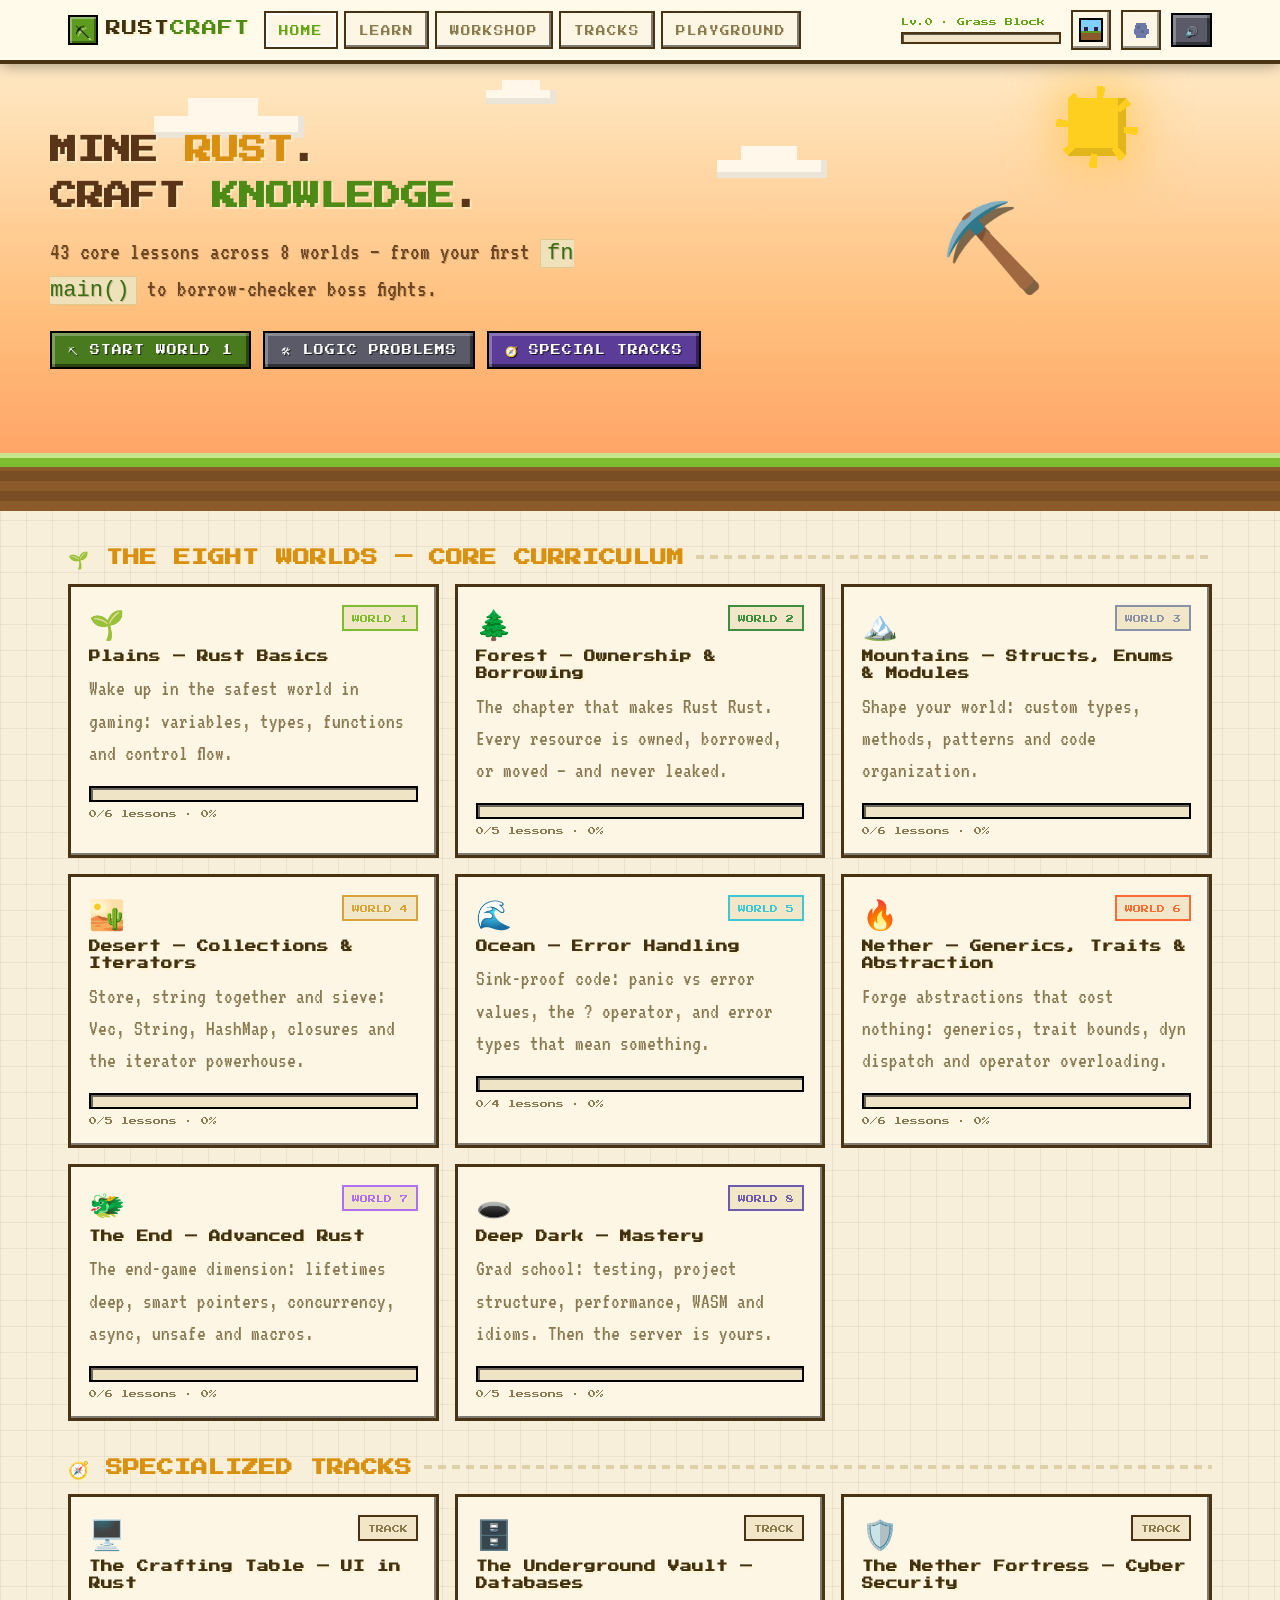
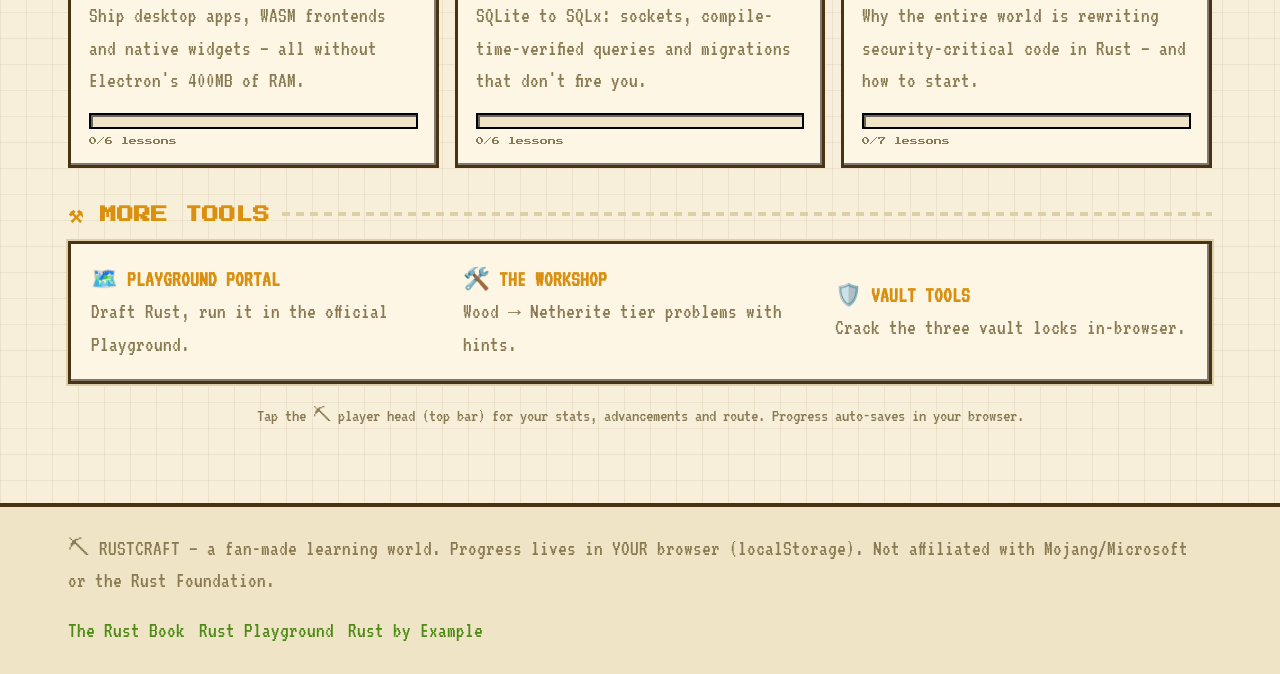
<file: index.html>
<!DOCTYPE html>
<html lang="en">
<head>
<meta charset="utf-8">
<meta name="viewport" content="width=device-width, initial-scale=1">
<title>RustCraft — Learn Rust, Minecraft-style</title>
<meta name="description" content="A Minecraft-themed platform to learn Rust from basics to advanced: lessons, logic-building problems, UI, database and cyber security tracks.">
<link rel="icon" href="data:image/svg+xml,<svg xmlns='http://www.w3.org/2000/svg' viewBox='0 0 100 100'><rect width='100' height='100' fill='%237dbc2e'/><text y='72' x='50' text-anchor='middle' font-size='70'>⛏</text></svg>">
<link rel="preconnect" href="https://fonts.googleapis.com">
<link rel="preconnect" href="https://fonts.gstatic.com" crossorigin>
<link href="https://fonts.googleapis.com/css2?family=Press+Start+2P&family=VT323&display=swap" rel="stylesheet">
<script>/* no-flash theme: apply saved or system theme before first paint */
try{var t=JSON.parse(localStorage.getItem("rustcraft_save_v1")||"{}").theme;
if(t!=="light"&&t!=="dark")t=window.matchMedia&&matchMedia("(prefers-color-scheme: light)").matches?"light":"dark";
document.documentElement.setAttribute("data-theme",t);}catch(e){document.documentElement.setAttribute("data-theme","dark");}</script>
<link rel="stylesheet" href="css/style.css">
</head>
<body data-page="index">

<header class="topbar">
  <div class="wrap">
    <a class="brand" href="index.html"><span class="brand-cube">⛏</span>RUST<span class="b-green">CRAFT</span></a>
    <nav class="hotbar">
      <a href="index.html">Home</a>
      <a href="learn.html">Learn</a>
      <a href="practice.html">Workshop</a>
      <a href="tracks.html">Tracks</a>
      <a href="playground.html">Playground</a>
    </nav>
    <div class="top-actions">
      <div class="hud">
        <div class="hud-lv" id="hud-lv">Lv.0 · Grass Block</div>
        <div class="mcxp"><i id="hud-xpf"></i></div>
      </div>
      <button class="btn btn-icon" id="btn-sound" title="toggle sound">🔊</button>
    </div>
  </div>
</header>

<section class="hero">
  <div class="sun"></div><div class="cloud c1"></div><div class="cloud c2"></div><div class="cloud c3"></div>
  <div class="pixstars" aria-hidden="true">
    <i style="top:8%;left:6%"></i><i style="top:16%;left:22%"></i><i style="top:6%;left:34%"></i>
    <i style="top:22%;left:47%"></i><i style="top:10%;left:58%"></i><i style="top:30%;left:70%"></i>
    <i style="top:5%;left:78%"></i><i style="top:18%;left:88%"></i><i style="top:38%;left:14%"></i>
    <i style="top:32%;left:30%"></i><i style="top:42%;left:60%"></i><i style="top:26%;left:82%"></i>
    <i style="top:12%;left:66%"></i><i style="top:34%;left:92%"></i>
  </div>
  <div class="wrap hero-inner">
    <div>
      <h1>MINE <span class="hc-gold">RUST</span>.<br>CRAFT <span class="hc-green">KNOWLEDGE</span>.</h1>
      <p class="sub">43 core lessons across 8 worlds — from your first <code>fn main()</code> to borrow-checker boss fights.</p>
      <div class="cta">
        <a class="btn btn-grass" href="learn.html">⛏ START WORLD 1</a>
        <a class="btn" href="practice.html">🛠 LOGIC PROBLEMS</a>
        <a class="btn btn-purple" href="tracks.html">🧭 SPECIAL TRACKS</a>
      </div>
    </div>
    <div class="hero-pick">⛏️</div>
  </div>
  <div class="grass-block-line"></div>
  <div class="dirt-block-line"></div>
</section>

<main class="page">
  <div class="wrap">

    <h2 class="sec-title" style="margin-top:6px">🌱 THE EIGHT WORLDS — CORE CURRICULUM</h2>
    <div class="grid g3" id="world-grid"></div>

    <h2 class="sec-title">🧭 SPECIALIZED TRACKS</h2>
    <div class="grid g3" id="track-grid"></div>

    <h2 class="sec-title">⚒ MORE TOOLS</h2>
    <section class="panel" style="display:flex;gap:18px;flex-wrap:wrap;align-items:center">
      <a href="playground.html" style="flex:1;min-width:180px"><b style="color:var(--gold)">🗺️ PLAYGROUND PORTAL</b><br><span class="mut">Draft Rust, run it in the official Playground.</span></a>
      <a href="practice.html" style="flex:1;min-width:180px"><b style="color:var(--gold)">🛠️ THE WORKSHOP</b><br><span class="mut">Wood → Netherite tier problems with hints.</span></a>
      <a href="tracks.html#sec" style="flex:1;min-width:180px"><b style="color:var(--gold)">🛡️ VAULT TOOLS</b><br><span class="mut">Crack the three vault locks in-browser.</span></a>
    </section>
    <p class="mut center" style="margin-top:18px;font-size:1.15rem">Tap the ⛏ player head (top bar) for your stats, advancements and route. Progress auto-saves in your browser.</p>

  </div>
</main>

<footer>
  <div class="wrap">
    <div>⛏ RUSTCRAFT — a fan-made learning world. Progress lives in YOUR browser (localStorage). Not affiliated with Mojang/Microsoft or the Rust Foundation.</div>
    <div class="flinks">
      <a href="https://doc.rust-lang.org/book/" target="_blank">The Rust Book</a>
      <a href="https://play.rust-lang.org" target="_blank">Rust Playground</a>
      <a href="https://doc.rust-lang.org/rust-by-example/" target="_blank">Rust by Example</a>
    </div>
  </div>
</footer>

<script src="js/data.js"></script>
<script src="js/tracks-data.js"></script>
<script src="js/problems.js"></script>
<script src="js/main.js"></script>
<script src="js/index.js"></script>
</body>
</html>
</file>
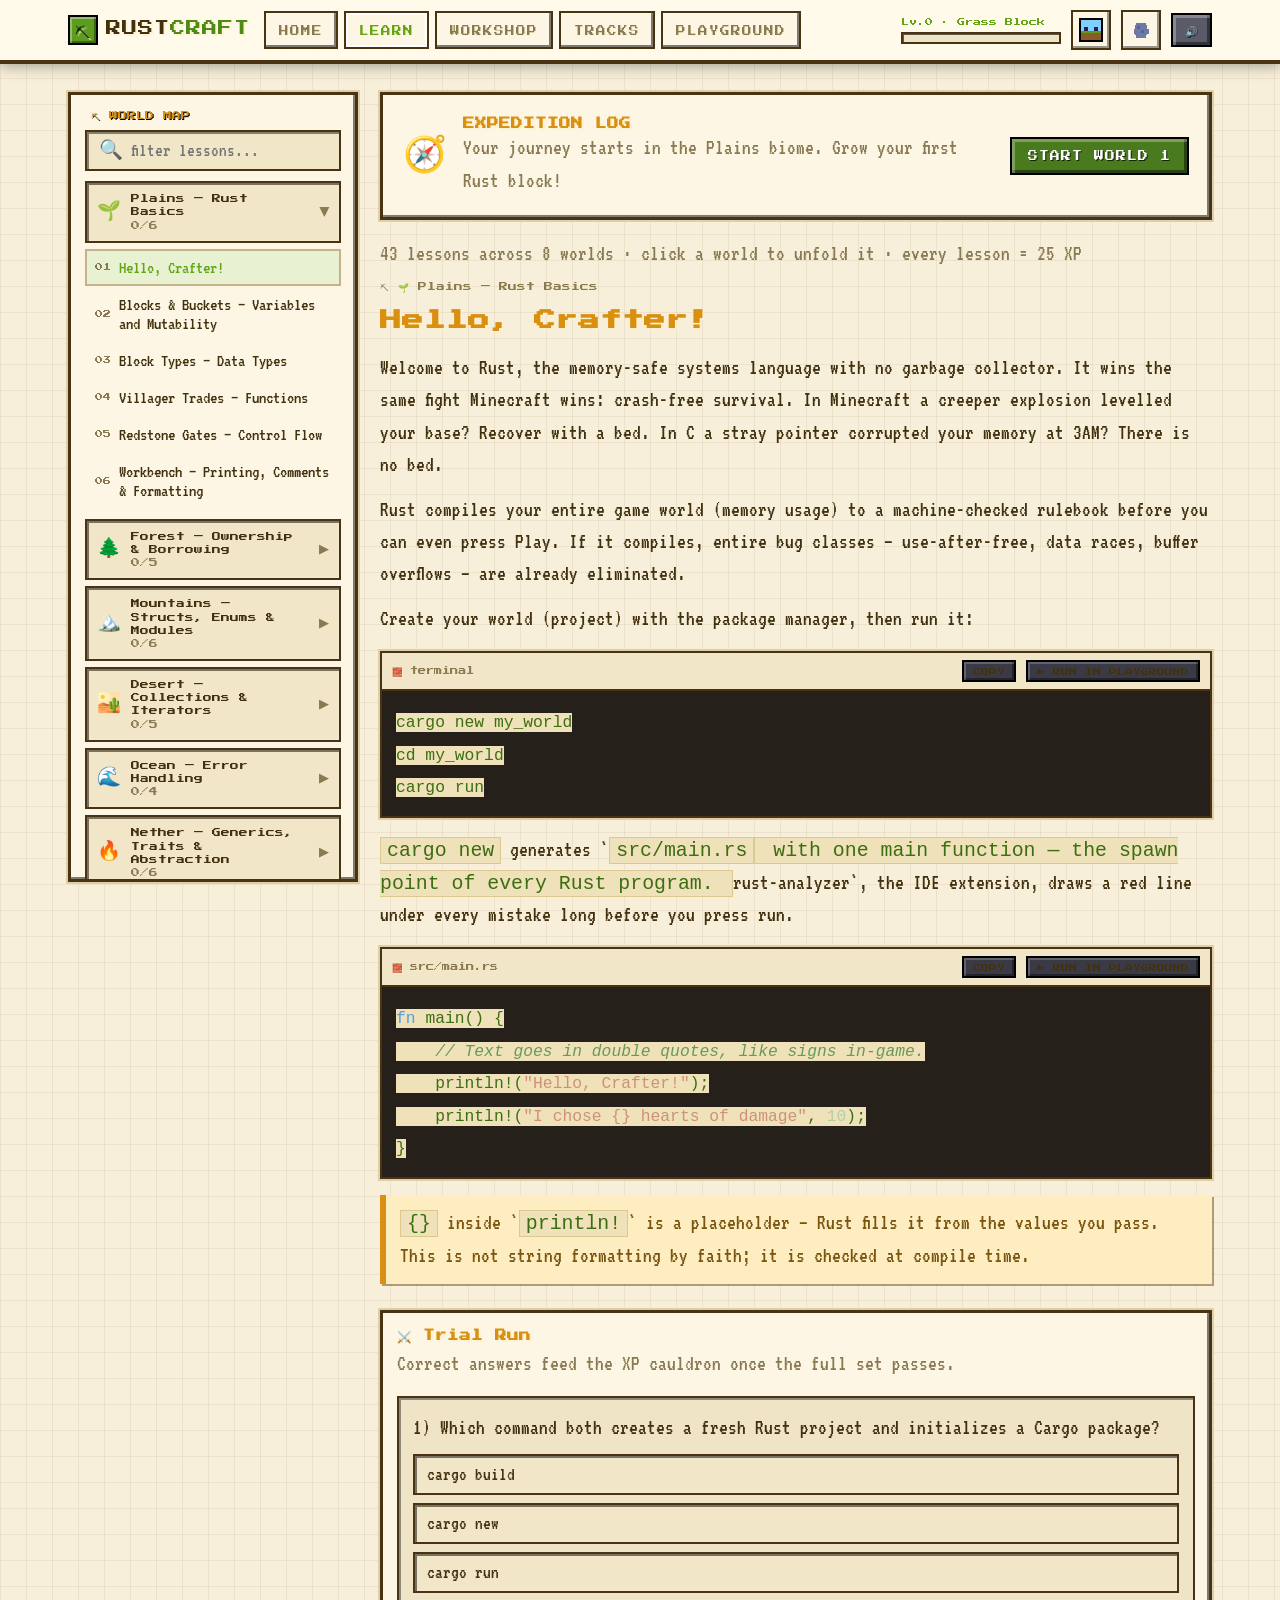
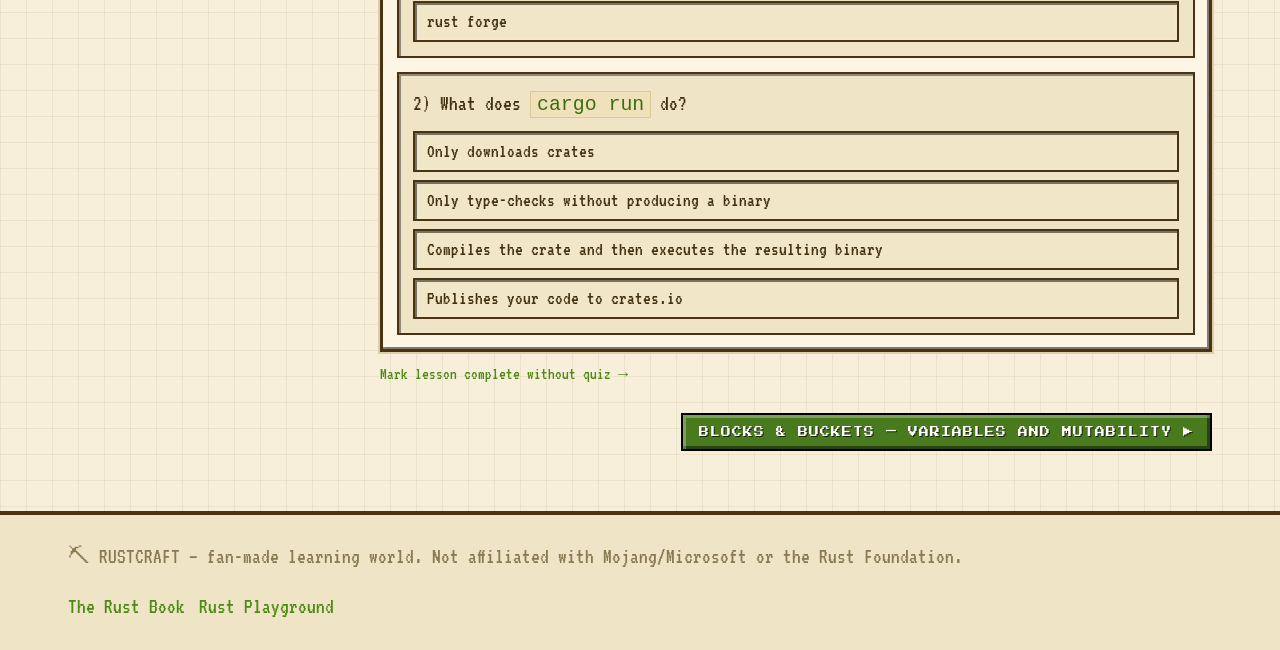
<file: learn.html>
<!DOCTYPE html>
<html lang="en">
<head>
<meta charset="utf-8">
<meta name="viewport" content="width=device-width, initial-scale=1">
<title>Learn — RustCraft Core Worlds</title>
<link rel="icon" href="data:image/svg+xml,<svg xmlns='http://www.w3.org/2000/svg' viewBox='0 0 100 100'><rect width='100' height='100' fill='%237dbc2e'/><text y='72' x='50' text-anchor='middle' font-size='70'>⛏</text></svg>">
<link rel="preconnect" href="https://fonts.googleapis.com">
<link rel="preconnect" href="https://fonts.gstatic.com" crossorigin>
<link href="https://fonts.googleapis.com/css2?family=Press+Start+2P&family=VT323&display=swap" rel="stylesheet">
<script>/* no-flash theme: apply saved or system theme before first paint */
try{var t=JSON.parse(localStorage.getItem("rustcraft_save_v1")||"{}").theme;
if(t!=="light"&&t!=="dark")t=window.matchMedia&&matchMedia("(prefers-color-scheme: light)").matches?"light":"dark";
document.documentElement.setAttribute("data-theme",t);}catch(e){document.documentElement.setAttribute("data-theme","dark");}</script>
<link rel="stylesheet" href="css/style.css">
</head>
<body data-page="learn">

<header class="topbar">
  <div class="wrap">
    <a class="brand" href="index.html"><span class="brand-cube">⛏</span>RUST<span class="b-green">CRAFT</span></a>
    <nav class="hotbar">
      <a href="index.html">Home</a>
      <a href="learn.html">Learn</a>
      <a href="practice.html">Workshop</a>
      <a href="tracks.html">Tracks</a>
      <a href="playground.html">Playground</a>
    </nav>
    <div class="top-actions">
      <div class="hud">
        <div class="hud-lv" id="hud-lv">Lv.0 · Grass Block</div>
        <div class="mcxp"><i id="hud-xpf"></i></div>
      </div>
      <button class="btn btn-icon" id="btn-sound" title="toggle sound">🔊</button>
    </div>
  </div>
</header>

<main class="page">
  <div class="wrap">
    <div class="layout">

      <aside class="sidebar panel"></aside>

      <section>
        <div class="panel" id="continue-card" style="margin-bottom:18px;display:flex;gap:16px;align-items:center;flex-wrap:wrap">
          <div style="font-size:2.2rem">🧭</div>
          <div style="flex:1">
            <h3 style="color:var(--gold)">EXPEDITION LOG</h3>
            <div id="continue-text" class="mut">Loading your journey...</div>
          </div>
          <button class="btn btn-grass" id="continue-btn">CONTINUE ▶</button>
        </div>

        <div class="mut" style="margin-bottom:10px">
          <span id="total-lessons">—</span> lessons across 8 worlds · click a world to unfold it · every lesson = 25 XP
        </div>

        <div id="lesson-mount"></div>
      </section>

    </div>
  </div>
</main>

<footer>
  <div class="wrap">
    <div>⛏ RUSTCRAFT — fan-made learning world. Not affiliated with Mojang/Microsoft or the Rust Foundation.</div>
    <div class="flinks">
      <a href="https://doc.rust-lang.org/book/" target="_blank">The Rust Book</a>
      <a href="https://play.rust-lang.org" target="_blank">Rust Playground</a>
    </div>
  </div>
</footer>

<script src="js/data.js"></script>
<script src="js/main.js"></script>
<script src="js/learn.js"></script>
</body>
</html>
</file>
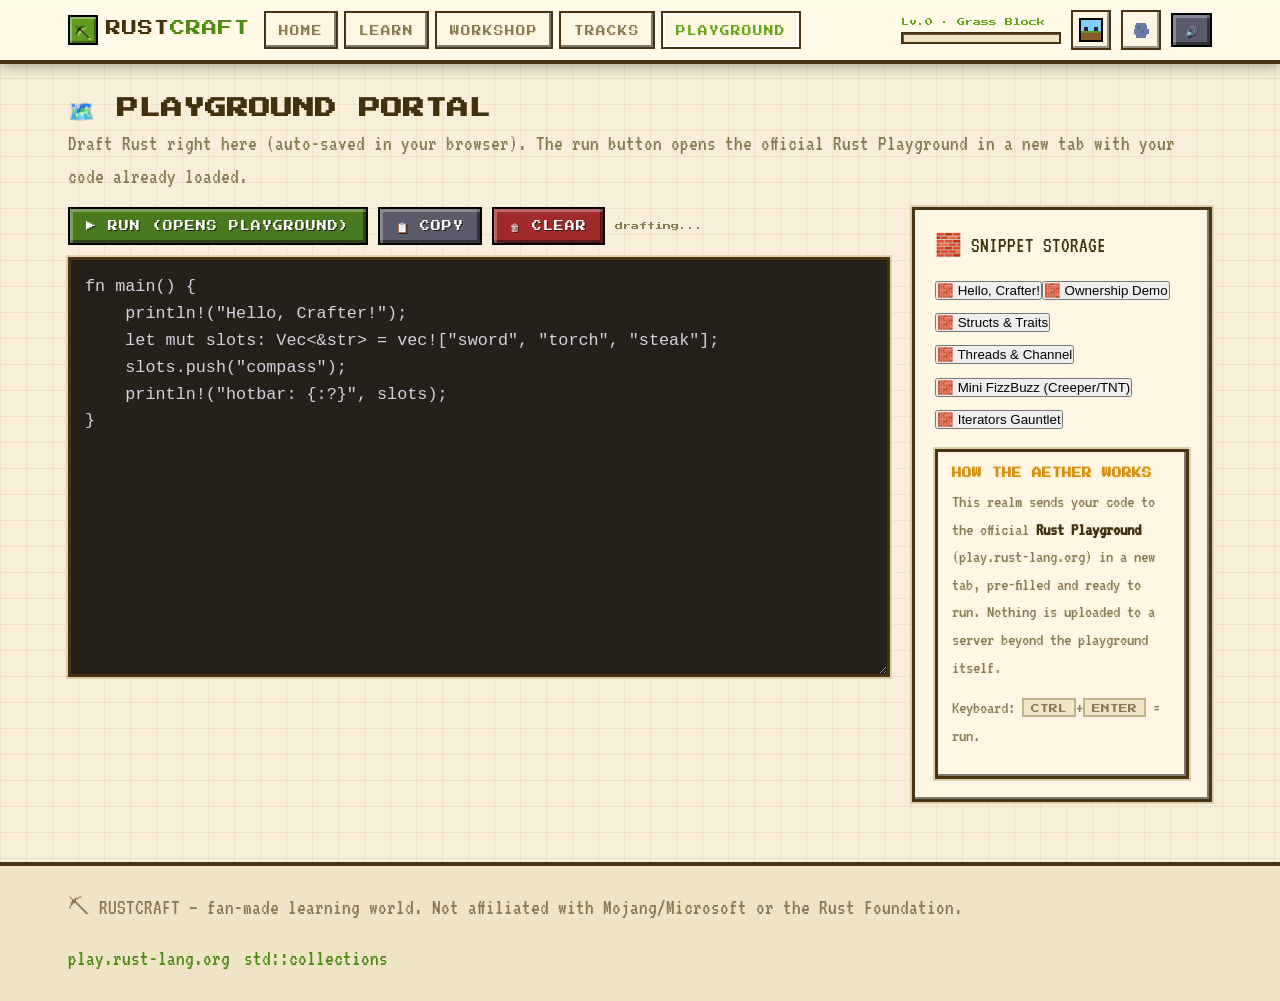
<file: playground.html>
<!DOCTYPE html>
<html lang="en">
<head>
<meta charset="utf-8">
<meta name="viewport" content="width=device-width, initial-scale=1">
<title>Playground — RustCraft Portal</title>
<link rel="icon" href="data:image/svg+xml,<svg xmlns='http://www.w3.org/2000/svg' viewBox='0 0 100 100'><rect width='100' height='100' fill='%234f9cf9'/><text y='72' x='50' text-anchor='middle' font-size='70'>⛏</text></svg>">
<link rel="preconnect" href="https://fonts.googleapis.com">
<link rel="preconnect" href="https://fonts.gstatic.com" crossorigin>
<link href="https://fonts.googleapis.com/css2?family=Press+Start+2P&family=VT323&display=swap" rel="stylesheet">
<script>/* no-flash theme: apply saved or system theme before first paint */
try{var t=JSON.parse(localStorage.getItem("rustcraft_save_v1")||"{}").theme;
if(t!=="light"&&t!=="dark")t=window.matchMedia&&matchMedia("(prefers-color-scheme: light)").matches?"light":"dark";
document.documentElement.setAttribute("data-theme",t);}catch(e){document.documentElement.setAttribute("data-theme","dark");}</script>
<link rel="stylesheet" href="css/style.css">
</head>
<body data-page="playground">

<header class="topbar">
  <div class="wrap">
    <a class="brand" href="index.html"><span class="brand-cube">⛏</span>RUST<span class="b-green">CRAFT</span></a>
    <nav class="hotbar">
      <a href="index.html">Home</a>
      <a href="learn.html">Learn</a>
      <a href="practice.html">Workshop</a>
      <a href="tracks.html">Tracks</a>
      <a href="playground.html">Playground</a>
    </nav>
    <div class="top-actions">
      <div class="hud">
        <div class="hud-lv" id="hud-lv">Lv.0 · Grass Block</div>
        <div class="mcxp"><i id="hud-xpf"></i></div>
      </div>
      <button class="btn btn-icon" id="btn-sound" title="toggle sound">🔊</button>
    </div>
  </div>
</header>

<main class="page">
  <div class="wrap">
    <h1 style="margin-bottom:4px">🗺️ PLAYGROUND PORTAL</h1>
    <p class="mut" style="margin-bottom:14px">Draft Rust right here (auto-saved in your browser). The run button opens the official Rust Playground in a new tab with your code already loaded.</p>

    <div class="layout" style="grid-template-columns: 1fr 300px">
      <section>
        <div class="pg-bar">
          <button class="btn btn-grass" id="pg-run">▶ RUN (opens playground)</button>
          <button class="btn" id="pg-copy">📋 COPY</button>
          <button class="btn btn-red" id="pg-clear">🗑 CLEAR</button>
          <span class="autosave-note" id="pg-save-note">drafting...</span>
        </div>
        <textarea class="pg-area" id="pg-editor" spellcheck="false"></textarea>
      </section>

      <aside>
        <div class="panel" id="pg-side">
          <div class="sb-label" style="margin:0 0 10px">🧱 SNIPPET STORAGE</div>
        </div>
      </aside>
    </div>

  </div>
</main>

<footer>
  <div class="wrap">
    <div>⛏ RUSTCRAFT — fan-made learning world. Not affiliated with Mojang/Microsoft or the Rust Foundation.</div>
    <div class="flinks">
      <a href="https://play.rust-lang.org" target="_blank">play.rust-lang.org</a>
      <a href="https://doc.rust-lang.org/std/collections/" target="_blank">std::collections</a>
    </div>
  </div>
</footer>

<script src="js/main.js"></script>
<script src="js/playground.js"></script>
</body>
</html>
</file>
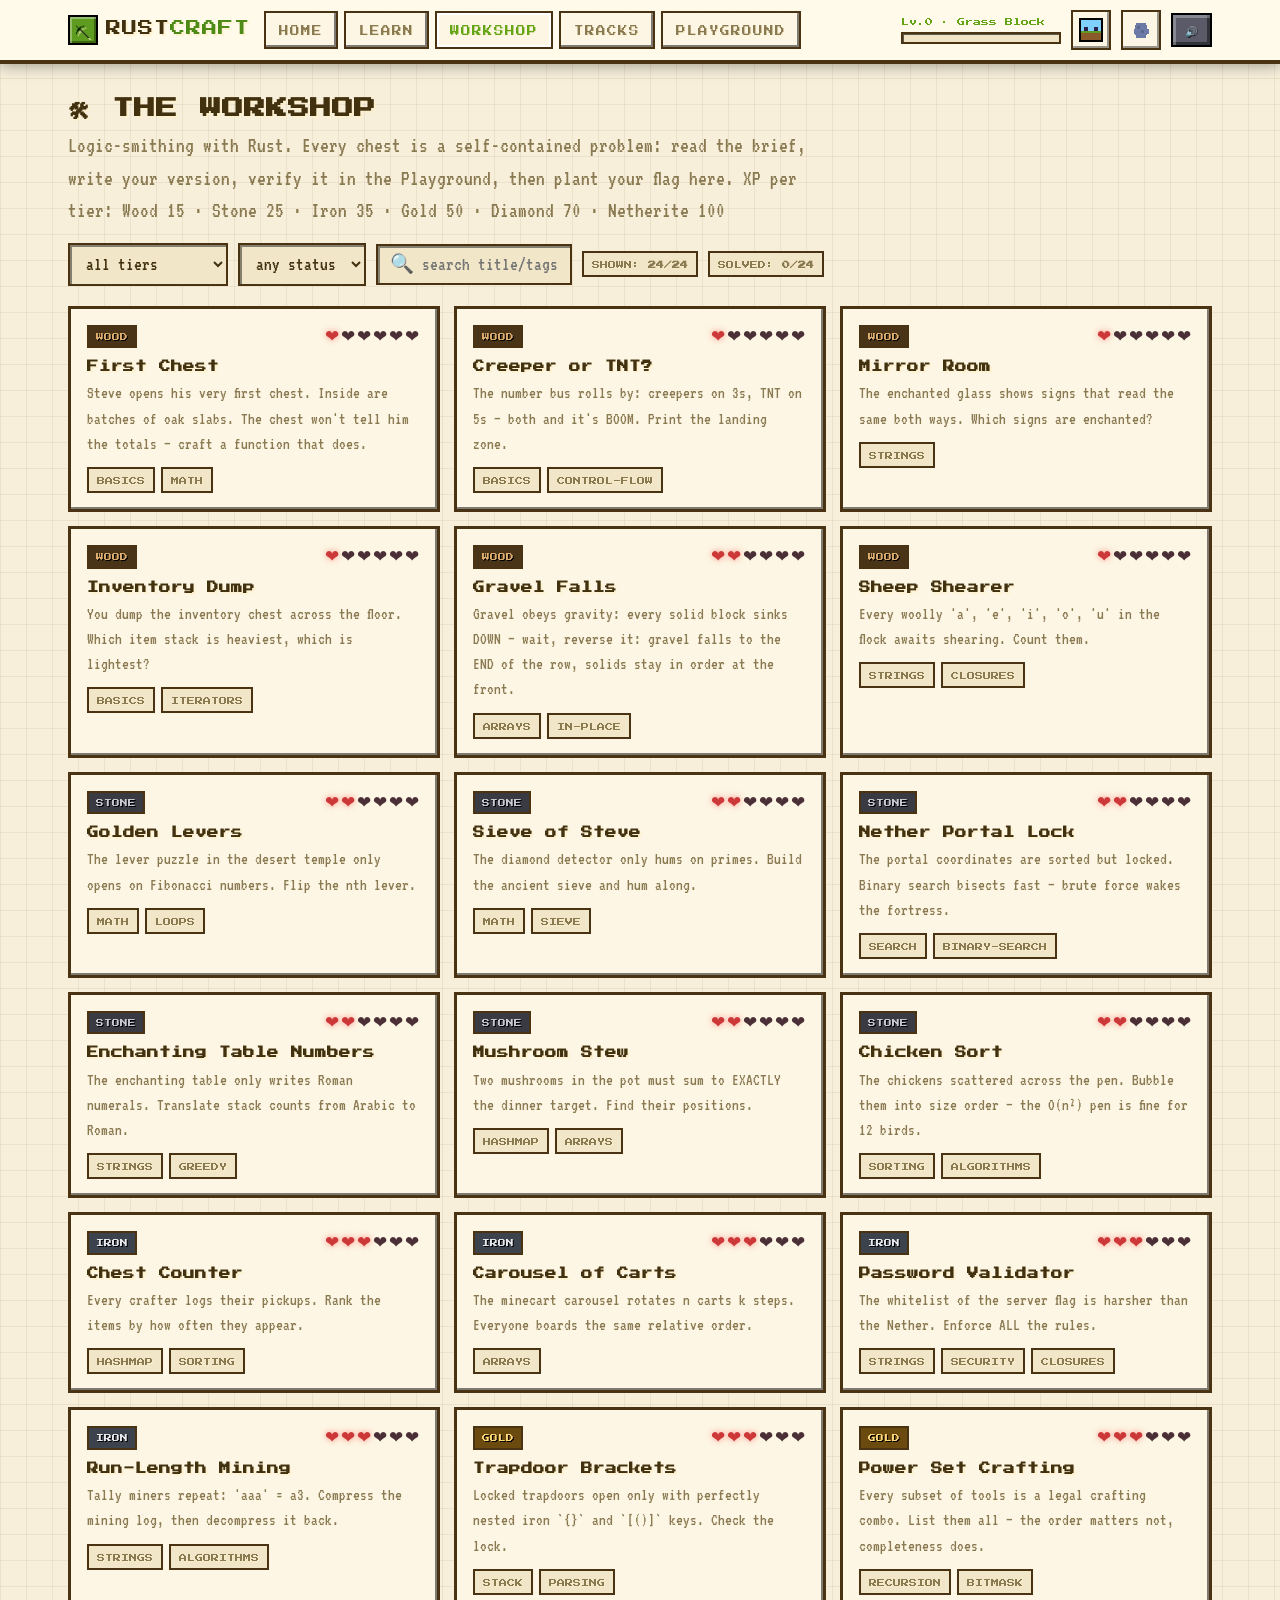
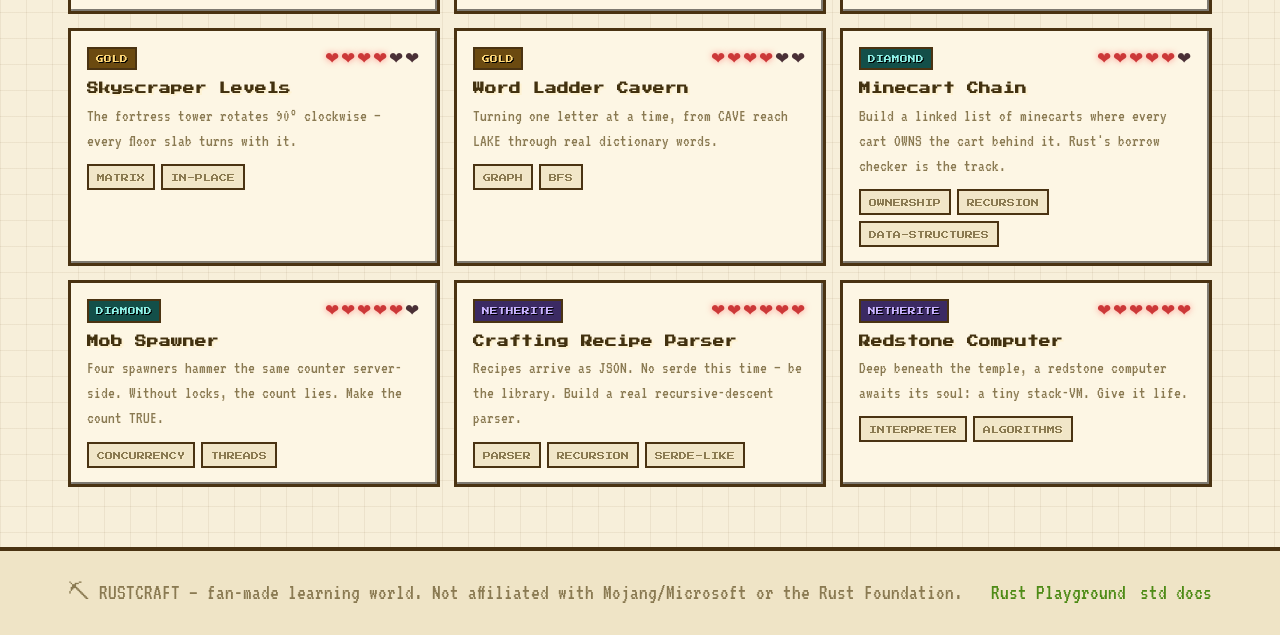
<file: practice.html>
<!DOCTYPE html>
<html lang="en">
<head>
<meta charset="utf-8">
<meta name="viewport" content="width=device-width, initial-scale=1">
<title>Workshop — RustCraft Logic Problems</title>
<link rel="icon" href="data:image/svg+xml,<svg xmlns='http://www.w3.org/2000/svg' viewBox='0 0 100 100'><rect width='100' height='100' fill='%23d9a23a'/><text y='72' x='50' text-anchor='middle' font-size='70'>⛏</text></svg>">
<link rel="preconnect" href="https://fonts.googleapis.com">
<link rel="preconnect" href="https://fonts.gstatic.com" crossorigin>
<link href="https://fonts.googleapis.com/css2?family=Press+Start+2P&family=VT323&display=swap" rel="stylesheet">
<script>/* no-flash theme: apply saved or system theme before first paint */
try{var t=JSON.parse(localStorage.getItem("rustcraft_save_v1")||"{}").theme;
if(t!=="light"&&t!=="dark")t=window.matchMedia&&matchMedia("(prefers-color-scheme: light)").matches?"light":"dark";
document.documentElement.setAttribute("data-theme",t);}catch(e){document.documentElement.setAttribute("data-theme","dark");}</script>
<link rel="stylesheet" href="css/style.css">
</head>
<body data-page="practice">

<header class="topbar">
  <div class="wrap">
    <a class="brand" href="index.html"><span class="brand-cube">⛏</span>RUST<span class="b-green">CRAFT</span></a>
    <nav class="hotbar">
      <a href="index.html">Home</a>
      <a href="learn.html">Learn</a>
      <a href="practice.html">Workshop</a>
      <a href="tracks.html">Tracks</a>
      <a href="playground.html">Playground</a>
    </nav>
    <div class="top-actions">
      <div class="hud">
        <div class="hud-lv" id="hud-lv">Lv.0 · Grass Block</div>
        <div class="mcxp"><i id="hud-xpf"></i></div>
      </div>
      <button class="btn btn-icon" id="btn-sound" title="toggle sound">🔊</button>
    </div>
  </div>
</header>

<main class="page">
  <div class="wrap">

    <h1 style="margin-bottom:6px">🛠 THE WORKSHOP</h1>
    <p class="mut" style="max-width:760px">Logic-smithing with Rust. Every chest is a self-contained problem: read the brief, write your version, verify it in the Playground, then plant your flag here.
      <span id="tier-xp-note" class="mut"></span></p>

    <div class="filters">
      <select id="f-tier">
        <option value="all">all tiers</option>
        <option value="wood">Wood tier</option>
        <option value="stone">Stone tier</option>
        <option value="iron">Iron tier</option>
        <option value="gold">Gold tier</option>
        <option value="diamond">Diamond tier</option>
        <option value="netherite">Netherite tier</option>
      </select>
      <select id="f-status">
        <option value="all">any status</option>
        <option value="todo">unsolved</option>
        <option value="solved">solved</option>
      </select>
      <input type="text" id="f-search" placeholder="🔍 search title/tags...">
      <span class="tag">shown: <b id="shown-count">0/0</b></span>
      <span class="tag">solved: <b id="solved-count">0/0</b></span>
    </div>

    <div class="inv-grid" id="prob-grid"></div>

  </div>
</main>

<!-- problem modal -->
<div class="modal-bg" id="prob-modal">
  <div class="modal">
    <div class="modal-head"></div>
    <div class="modal-body"></div>
  </div>
</div>

<footer>
  <div class="wrap">
    <div>⛏ RUSTCRAFT — fan-made learning world. Not affiliated with Mojang/Microsoft or the Rust Foundation.</div>
    <div class="flinks">
      <a href="https://play.rust-lang.org" target="_blank">Rust Playground</a>
      <a href="https://doc.rust-lang.org/std/" target="_blank">std docs</a>
    </div>
  </div>
</footer>

<script src="js/problems.js"></script>
<script src="js/main.js"></script>
<script src="js/practice.js"></script>
</body>
</html>
</file>
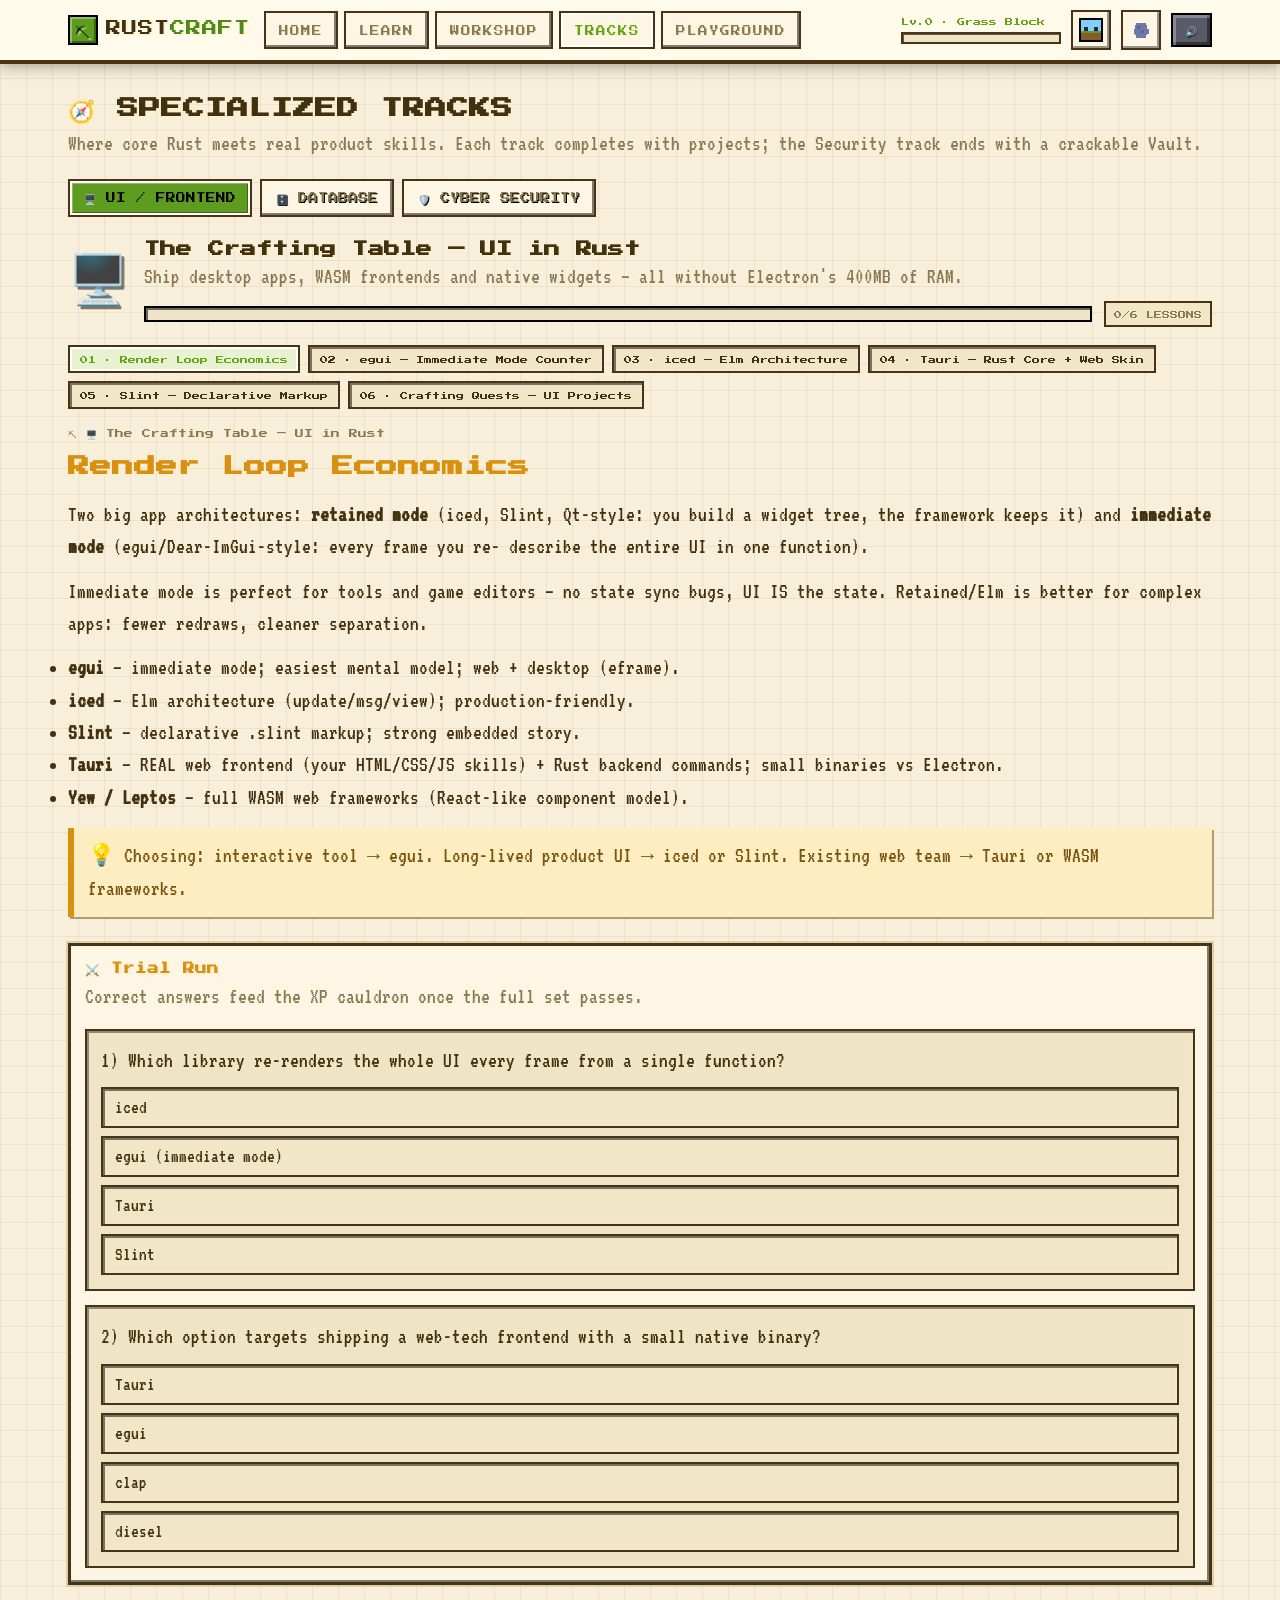
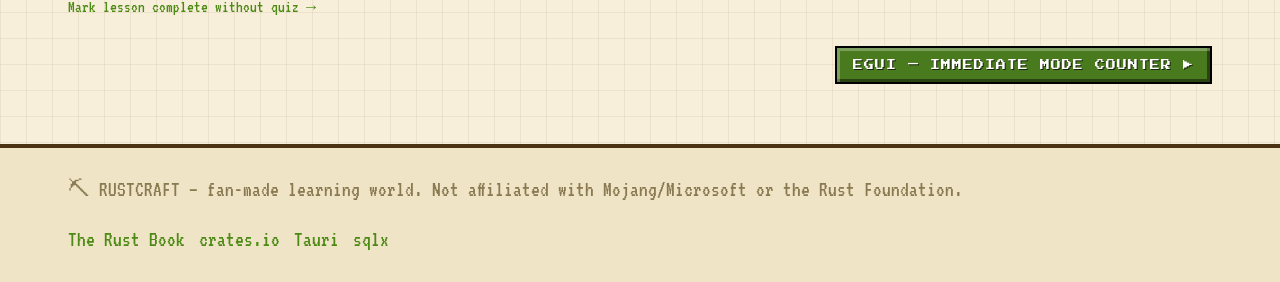
<file: tracks.html>
<!DOCTYPE html>
<html lang="en">
<head>
<meta charset="utf-8">
<meta name="viewport" content="width=device-width, initial-scale=1">
<title>Tracks — RustCraft UI · Database · Cyber Security</title>
<link rel="icon" href="data:image/svg+xml,<svg xmlns='http://www.w3.org/2000/svg' viewBox='0 0 100 100'><rect width='100' height='100' fill='%23a071ff'/><text y='72' x='50' text-anchor='middle' font-size='70'>⛏</text></svg>">
<link rel="preconnect" href="https://fonts.googleapis.com">
<link rel="preconnect" href="https://fonts.gstatic.com" crossorigin>
<link href="https://fonts.googleapis.com/css2?family=Press+Start+2P&family=VT323&display=swap" rel="stylesheet">
<script>/* no-flash theme: apply saved or system theme before first paint */
try{var t=JSON.parse(localStorage.getItem("rustcraft_save_v1")||"{}").theme;
if(t!=="light"&&t!=="dark")t=window.matchMedia&&matchMedia("(prefers-color-scheme: light)").matches?"light":"dark";
document.documentElement.setAttribute("data-theme",t);}catch(e){document.documentElement.setAttribute("data-theme","dark");}</script>
<link rel="stylesheet" href="css/style.css">
</head>
<body data-page="tracks">

<header class="topbar">
  <div class="wrap">
    <a class="brand" href="index.html"><span class="brand-cube">⛏</span>RUST<span class="b-green">CRAFT</span></a>
    <nav class="hotbar">
      <a href="index.html">Home</a>
      <a href="learn.html">Learn</a>
      <a href="practice.html">Workshop</a>
      <a href="tracks.html">Tracks</a>
      <a href="playground.html">Playground</a>
    </nav>
    <div class="top-actions">
      <div class="hud">
        <div class="hud-lv" id="hud-lv">Lv.0 · Grass Block</div>
        <div class="mcxp"><i id="hud-xpf"></i></div>
      </div>
      <button class="btn btn-icon" id="btn-sound" title="toggle sound">🔊</button>
    </div>
  </div>
</header>

<main class="page">
  <div class="wrap">

    <h1 style="margin-bottom:4px">🧭 SPECIALIZED TRACKS</h1>
    <p class="mut">Where core Rust meets real product skills. Each track completes with projects; the Security track ends with a crackable Vault.</p>

    <div class="tabs" style="margin-top:18px">
      <button class="tab-btn" data-t="ui">🖥️ UI / Frontend</button>
      <button class="tab-btn" data-t="db">🗄️ Database</button>
      <button class="tab-btn" data-t="sec">🛡️ Cyber Security</button>
    </div>

    <div class="track-head">
      <div class="ti" id="track-icon">🖥️</div>
      <div style="flex:1">
        <h2 id="track-name">—</h2>
        <div class="mut" id="track-tag">—</div>
        <div style="display:flex;gap:12px;align-items:center;margin-top:8px">
          <div class="xpbar" style="flex:1"><i id="track-fill" style="width:0%"></i></div>
          <span class="tag" id="track-count">0/0 lessons</span>
        </div>
      </div>
    </div>

    <div class="lesson-rail" id="track-rail"></div>
    <div id="track-body"></div>

    <!-- cybersecurity tools -->
    <section id="sec-tools" style="display:none;margin-top:34px">
      <h2 class="sec-title">🧰 VAULT TOOLS (runs 100% in your browser)</h2>
      <div class="grid g2">
        <div class="panel tool">
          <h3>Base64</h3>
          <textarea id="b64-in" placeholder="paste text or base64..."></textarea>
          <div class="tool-row">
            <button class="btn btn-small" id="b64-dec">DECODE ▶</button>
            <button class="btn btn-small" id="b64-enc">◀ ENCODE</button>
          </div>
          <div class="out" id="b64-out">—</div>
        </div>
        <div class="panel tool">
          <h3>Caesar shift</h3>
          <textarea id="caesar-in" placeholder="cipher text (${printable letters})..."></textarea>
          <div class="tool-row">
            <span class="lbl">SHIFT</span>
            <input type="range" id="caesar-shift" min="1" max="25" value="3">
            <span class="lbl" id="caesar-shift-n">3</span>
          </div>
          <div class="out" id="caesar-out">—</div>
        </div>
        <div class="panel tool">
          <h3>Hex ⇄ Text</h3>
          <textarea id="hex-in" placeholder="6d 69 6e 65 ... or plain text"></textarea>
          <div class="tool-row">
            <button class="btn btn-small" id="hex-dec">HEX ▶ TEXT</button>
            <button class="btn btn-small" id="hex-enc">◀ TEXT ▶ HEX</button>
          </div>
          <div class="out" id="hex-out">—</div>
        </div>
        <div class="panel tool">
          <h3>Single-byte XOR brute</h3>
          <textarea id="xor-in" placeholder="ciphertext bytes as text..."></textarea>
          <div class="tool-row">
            <button class="btn btn-small" id="xor-run">⛏ CRACK IT</button>
          </div>
          <div class="out" id="xor-out">—</div>
        </div>
      </div>

      <h2 class="sec-title">🔓 THE CHALLENGES — unlock all three</h2>
      <div id="challenge-zone"></div>
    </section>

  </div>
</main>

<footer>
  <div class="wrap">
    <div>⛏ RUSTCRAFT — fan-made learning world. Not affiliated with Mojang/Microsoft or the Rust Foundation.</div>
    <div class="flinks">
      <a href="https://doc.rust-lang.org/book/" target="_blank">The Rust Book</a>
      <a href="https://crates.io" target="_blank">crates.io</a>
      <a href="https://tauri.app" target="_blank">Tauri</a>
      <a href="https://github.com/launchbadge/sqlx" target="_blank">sqlx</a>
    </div>
  </div>
</footer>

<script src="js/tracks-data.js"></script>
<script src="js/main.js"></script>
<script src="js/tracks.js"></script>
</body>
</html>
</file>
<file: css/style.css>
/* ============================================================
   RUSTCRAFT — Minecraft-themed Rust learning platform
   Dark = night in the mines · Light = sunrise over the flower field
   ============================================================ */

:root{
  /* night (default) */
  --bg:#0c0c10;
  --bg2:#14141a;
  --panel:#1d1d25;
  --panel2:#262631;
  --line:#34343f;
  --line2:#4a4a57;
  --txt:#e6e6ef;
  --mut:#a2a2b0;
  --dark:#050508;

  --grass:#7dbc2e;
  --grass2:#a2d149;
  --leaf:#3f8f3f;
  --dirt:#8a5a2b;
  --dirt2:#5c3a1a;
  --gold:#ffb937;
  --xp:#8bd926;
  --xp-b:#63a513;
  --dia:#3fd6c9;
  --purp:#a071ff;
  --red:#ff5757;
  --blue:#4f9cf9;
  --sand:#d9a23a;
  --water:#3fc5d6;
  --lava:#ff6b35;

  --wood:#a5702f;
  --stone:#9a9aa5;
  --iron:#d8d8dd;
  --netherite:#8b5cf6;

  /* theme-driven structural colors */
  --topbar:rgba(8,8,11,.96);
  --grid-line:rgba(255,255,255,.022);
  --tsh:2px 2px 0 #000;          /* heading text shadow */
  --tsh-soft:1px 1px 0 #000;     /* small label shadow */
  --code-bg:#101014;

  --sky-top:#1b2b52;
  --sky-mid:#274b7a;
  --sky-low:#3c6ea5;
  --hero-txt:#ffffff;
  --hero-sub:#dfe9f5;
  --sun-core:#ffb937;
  --sun-face:#ffd23f;
  --sun-glow:rgba(255,185,55,.35);
  --hero-orb:#dfe6f5;
  --hero-orb-glow:rgba(190,205,255,.38);
  --cloud:#eef3f8;
  --stars-op:1;
  --rays-op:0;
  --moon-ic:#cfd6e6;

  --note-bg:#2a2310;  --note-txt:#ffe9b3;
  --warn-bg:#2a1414;  --warn-txt:#ffc9c9;
  --tip-bg:#0e2a28;   --tip-txt:#c8fffa;
  --opt-ok-bg:#1e4012; --opt-ok-txt:#c6e8a8;
  --opt-bad-bg:#401212; --opt-bad-txt:#ffb1b1;
  --pass-bg:#16240c;  --pass-txt:#b2e56a;
  --sel-bg:#26331a;
  --solved-bg:#151d0b; --solved-bd:#2c5d14;
  --story-bg:#1f1a0c; --story-bd:#3a2b12; --story-txt:#ffe2a8;
  --notice-bg:#20200e; --notice-bd:#45452f; --notice-txt:#e8e08a;
  --ach-ok-bg:#231d07; --ach-ok-bd:#8f7a16;
  --pop-bg:#17171d;
  --shade:rgba(0,0,0,.6);

  --f-head:'Press Start 2P', monospace;
  --f-body:'VT323', monospace;
  --f-code:ui-monospace,'Cascadia Code','JetBrains Mono',Consolas,monospace;
}

/* ========= LIGHT THEME — golden sunrise in the flower field =========
   palette borrowed from blocky sunrise scenes: warm cream parchment,
   peach-to-gold sky, olive-gold grass, deep oak wood outlines. */
:root[data-theme="light"]{
  --bg:#f7efda;
  --bg2:#efe4c6;
  --panel:#fdf6e4;
  --panel2:#f1e6c8;
  --line:#ddcfa8;
  --line2:#c4b28a;
  --txt:#42310f;
  --mut:#8a7a52;
  --dark:#4a3312;

  --grass:#5d9c1f;
  --grass2:#4e8b16;
  --leaf:#2f7a33;
  --dirt:#8a5a2b;
  --dirt2:#6b4520;
  --gold:#d98f0f;
  --xp:#63a517;
  --xp-b:#8dc42c;
  --dia:#0f9e93;
  --purp:#7b4be0;
  --red:#cc3838;
  --blue:#3a7ecb;
  --sand:#c08a24;
  --water:#2aa9bb;
  --lava:#e05626;

  --wood:#8a5a1e;
  --stone:#6d6d79;
  --iron:#7a7a85;
  --netherite:#6d43c4;

  --topbar:rgba(255,250,235,.96);
  --grid-line:rgba(90,60,10,.07);
  --tsh:2px 2px 0 rgba(255,240,200,.65);
  --tsh-soft:1px 1px 0 rgba(255,240,200,.55);
  --code-bg:#26201a;

  --sky-top:#ffe9c4;
  --sky-mid:#ffc07e;
  --sky-low:#ff9a5e;
  --hero-txt:#5a3416;
  --hero-sub:#6d4520;
  --sun-core:#ffcf1f;
  --sun-face:#ffe45c;
  --sun-glow:rgba(255,190,60,.55);
  --hero-orb:#ffcf1f;
  --hero-orb-glow:rgba(255,190,60,.55);
  --cloud:#fff7ea;
  --stars-op:0;
  --rays-op:1;
  --moon-ic:#6d7aa8;

  --note-bg:#ffedc2;  --note-txt:#7a5510;
  --warn-bg:#ffe0d6;  --warn-txt:#a02c2c;
  --tip-bg:#d8f4f4;   --tip-txt:#0c6b64;
  --opt-ok-bg:#e4f4cf; --opt-ok-txt:#2d5c0e;
  --opt-bad-bg:#ffdede; --opt-bad-txt:#a02626;
  --pass-bg:#e9f6d8;  --pass-txt:#3c7512;
  --sel-bg:#e8f2d2;
  --solved-bg:#eaf3d4; --solved-bd:#7ba82e;
  --story-bg:#ffedc2; --story-bd:#d9b26a; --story-txt:#6d4d0f;
  --notice-bg:#fdf3c9; --notice-bd:#c9b464; --notice-txt:#8a6d14;
  --ach-ok-bg:#fff3c9; --ach-ok-bd:#c79a22;
  --pop-bg:#fff9ea;
  --shade:rgba(90,50,0,.45);
}

*{margin:0;padding:0;box-sizing:border-box}
html{scroll-behavior:smooth}
body{
  background:var(--bg);
  color:var(--txt);
  font-family:var(--f-body);
  font-size:1.35rem;
  line-height:1.5;
  min-height:100vh;
  display:flex;
  flex-direction:column;
  background-image:
    linear-gradient(var(--grid-line) 1px, transparent 1px),
    linear-gradient(90deg, var(--grid-line) 1px, transparent 1px);
  background-size:26px 26px;
  transition:background-color .35s ease, color .35s ease;
}
::selection{background:var(--grass);color:#000}

::-webkit-scrollbar{width:12px;height:12px}
::-webkit-scrollbar-track{background:var(--bg2)}
::-webkit-scrollbar-thumb{background:var(--line2);border:2px solid var(--bg2)}
::-webkit-scrollbar-thumb:hover{background:var(--grass)}

a{color:var(--grass2);text-decoration:none}
a:hover{color:var(--xp);text-decoration:underline}
img{max-width:100%}

.wrap{max-width:1180px;margin:0 auto;padding:0 18px;width:100%}

/* ============ top bar / hotbar nav ============ */
.topbar{
  position:sticky;top:0;z-index:50;
  background:var(--topbar);
  border-bottom:4px solid var(--dark);
  box-shadow:0 4px 0 rgba(255,255,255,.04) inset, 0 2px 14px rgba(0,0,0,.35);
}
.topbar .wrap{display:flex;align-items:center;gap:14px;padding-top:10px;padding-bottom:10px;flex-wrap:wrap}
.brand{
  font-family:var(--f-head);font-size:.95rem;letter-spacing:1px;
  color:var(--txt);text-shadow:var(--tsh);white-space:nowrap;
}
.brand:hover{text-decoration:none;color:var(--xp)}
.brand .b-green{color:var(--grass2)}
.brand-cube{display:inline-block;background:var(--grass);color:#0d2600;border:2px solid #000;box-shadow:inset 2px 2px 0 rgba(255,255,255,.35),inset -2px -2px 0 rgba(0,0,0,.35);width:30px;height:30px;line-height:27px;text-align:center;margin-right:8px;vertical-align:middle}
.hotbar{display:flex;gap:6px;flex-wrap:wrap}
.hotbar a{
  font-family:var(--f-head);font-size:.6rem;letter-spacing:1px;
  color:var(--mut);background:var(--panel);
  border:2px solid var(--dark);
  box-shadow:inset 2px 2px 0 rgba(255,255,255,.08),inset -2px -2px 0 rgba(0,0,0,.5);
  padding:11px 13px 9px;text-transform:uppercase;
  text-shadow:var(--tsh-soft);
}
.hotbar a:hover{color:#fff;text-decoration:none;box-shadow:inset 0 0 0 2px #fff, inset 2px 2px 0 rgba(255,255,255,.08),inset -2px -2px 0 rgba(0,0,0,.5)}
.hotbar a.active{color:var(--xp);box-shadow:inset 0 0 0 2px #fff, inset 2px 2px 0 rgba(255,255,255,.08),inset -2px -2px 0 rgba(0,0,0,.5)}
.top-actions{margin-left:auto;display:flex;align-items:center;gap:10px}

/* mini XP HUD */
.hud{display:flex;flex-direction:column;gap:4px;min-width:160px}
.hud-lv{font-family:var(--f-head);font-size:.5rem;color:var(--xp);text-shadow:1px 1px 0 var(--tsh-soft);white-space:nowrap}
.mcxp{height:12px;background:var(--bg2);border:2px solid var(--dark);box-shadow:inset 1px 1px 0 rgba(0,0,0,.6)}
.mcxp i{display:block;height:100%;background:repeating-linear-gradient(45deg,var(--xp) 0 5px,var(--xp-b) 5px 10px);width:0%;transition:width .5s steps(12)}

/* injected top-bar icon buttons: sun/moon + player avatar */
.btn-icon-pix,.btn-avatar{
  width:40px;height:40px;display:grid;place-items:center;padding:0;
  background:var(--panel);border:2px solid var(--dark);cursor:pointer;
  box-shadow:inset 2px 2px 0 rgba(255,255,255,.12),inset -2px -2px 0 rgba(0,0,0,.4);
}
.btn-icon-pix:hover{box-shadow:inset 0 0 0 2px var(--gold), inset 2px 2px 0 rgba(255,255,255,.12),inset -2px -2px 0 rgba(0,0,0,.4)}
.btn-icon-pix svg{width:20px;height:20px;image-rendering:pixelated;shape-rendering:crispEdges}
.ps-core{fill:var(--sun-core)} .ps-face{fill:var(--sun-face)}
.ps-ray{fill:var(--sun-core);transform-origin:8px 8px;animation:sunspin 9s steps(8) infinite}
.pm-core{fill:var(--moon-ic)} .pm-crater{fill:rgba(0,0,0,.16)}
.btn-avatar .pix-face{
  width:24px;height:24px;display:block;
  background:linear-gradient(#7fd0ff 0 55%, var(--grass) 55% 64%, var(--dirt) 64% 100%);
  box-shadow:inset 0 0 0 2px #000;
  position:relative;
}
.btn-avatar .pix-face::before,.btn-avatar .pix-face::after{
  content:'';position:absolute;top:9px;width:4px;height:4px;background:#2b1f4d;
}
.btn-avatar .pix-face::before{left:5px}
.btn-avatar .pix-face::after{right:5px}
.btn-avatar:hover{box-shadow:inset 0 0 0 2px var(--xp), inset -2px -2px 0 rgba(0,0,0,.4)}
@keyframes sunspin{to{transform:rotate(360deg)}}

/* ============ buttons ============ */
.btn{
  font-family:var(--f-head);font-size:.62rem;letter-spacing:1px;line-height:1.2;
  color:#fff;text-shadow:1px 1px 0 rgba(0,0,0,.7);
  background:#5a5a68;border:2px solid #000;cursor:pointer;
  box-shadow:inset 3px 3px 0 rgba(255,255,255,.28),inset -3px -3px 0 rgba(0,0,0,.45);
  padding:12px 16px 10px;display:inline-block;text-transform:uppercase;user-select:none;
}
.btn:hover{color:#fff;text-decoration:none;box-shadow:inset 0 0 0 2px #fff, inset 3px 3px 0 rgba(255,255,255,.28),inset -3px -3px 0 rgba(0,0,0,.45)}
.btn:active{box-shadow:inset 3px 3px 6px rgba(0,0,0,.5);transform:translateY(1px)}
.btn:disabled{opacity:.45;cursor:not-allowed;box-shadow:inset 3px 3px 0 rgba(255,255,255,.15),inset -3px -3px 0 rgba(0,0,0,.45)}
.btn-grass{background:#4a7a1e}
.btn-gold{background:#a3691a;color:#fff8e6}
.btn-red{background:#a12a2a}
.btn-diamond{background:#1d6e66}
.btn-purple{background:#5b3d99}
.btn-small{font-size:.52rem;padding:9px 11px 7px}
.btn-icon{padding:10px 12px 8px}

/* ============ panels / slots ============ */
.panel{
  background:var(--panel);
  border:3px solid var(--dark);
  box-shadow:inset 2px 2px 0 rgba(255,255,255,.07),inset -2px -2px 0 rgba(0,0,0,.5), 0 0 0 2px var(--line);
  padding:20px;
}
.panel.tight{padding:14px}
.slot{
  background:var(--panel2);
  border:2px solid var(--dark);
  box-shadow:inset 2px 2px 0 rgba(0,0,0,.55),inset -2px -2px 0 rgba(255,255,255,.08);
}
h1,h2,h3,h4{font-family:var(--f-head);line-height:1.5;text-shadow:var(--tsh)}
h1{font-size:1.35rem}
h2{font-size:1rem}
h3{font-size:.72rem}
h4{font-size:.6rem;color:var(--gold)}
p{margin-bottom:.7em}
.mut{color:var(--mut)}
.sec-title{font-size:1.05rem;margin:34px 0 14px;color:var(--gold);display:flex;align-items:center;gap:12px}
.sec-title::after{content:'';flex:1;height:4px;background:repeating-linear-gradient(90deg,var(--line) 0 8px,transparent 8px 14px)}
.tag{
  font-family:var(--f-head);font-size:.5rem;padding:6px 8px 4px;text-transform:uppercase;
  border:2px solid var(--dark);text-shadow:var(--tsh-soft);display:inline-block;
  background:var(--panel2);color:var(--mut);
}

/* ============ hero scene ============ */
.hero{position:relative;overflow:hidden;
  background:linear-gradient(var(--sky-top) 0%, var(--sky-mid) 55%, var(--sky-low) 100%);
  border-bottom:0;
  transition:background .4s ease;
}
.hero .sun{
  position:absolute;top:34px;right:12%;width:58px;height:58px;
  background:var(--hero-orb);
  box-shadow:0 0 46px 14px var(--hero-orb-glow), inset -8px -8px 0 rgba(0,0,0,.12);
  z-index:0;
}
/* rotating pixel rays (day only) */
.hero .sun::before{
  content:'';position:absolute;left:50%;top:50%;width:82px;height:82px;margin:-41px 0 0 -41px;
  background:
    repeating-conic-gradient(var(--sun-core) 0 12deg, transparent 12deg 45deg);
  opacity:var(--rays-op);
  animation:sunspin 22s steps(8) infinite;
  z-index:-1;
  mask:radial-gradient(circle, transparent 0 27px, #000 27px 41px, transparent 41px);
  -webkit-mask:radial-gradient(circle, transparent 0 27px, #000 27px 41px, transparent 41px);
}
/* pixel craters — night only, follows star visibility */
.hero .sun::after{
  content:'';position:absolute;left:14px;top:16px;width:12px;height:12px;
  background:rgba(130,145,180,.55);
  box-shadow:16px 14px 0 -2px rgba(130,145,180,.4), 20px -6px 0 -4px rgba(130,145,180,.35);
  opacity:var(--stars-op);transition:opacity .5s;
}
.hero .cloud{position:absolute;background:var(--cloud);box-shadow:inset -6px -6px 0 rgba(0,0,0,.08);animation:drift 46s linear infinite}
.hero .c1{top:52px;left:12%;width:150px;height:22px}
.hero .c1::after{content:'';position:absolute;left:34px;top:-18px;width:70px;height:20px;background:var(--cloud)}
.hero .c2{top:96px;left:56%;width:110px;height:18px;animation-duration:64s}
.hero .c2::after{content:'';position:absolute;left:24px;top:-14px;width:56px;height:16px;background:var(--cloud)}
.hero .c3{top:26px;left:38%;width:70px;height:14px;animation-duration:52s}
.hero .c3::after{content:'';position:absolute;left:16px;top:-10px;width:38px;height:12px;background:var(--cloud)}
@keyframes drift{from{transform:translateX(-30vw)}to{transform:translateX(115vw)}}
/* night stars inside the hero (dark theme only) */
.hero .pixstars{position:absolute;inset:0;opacity:var(--stars-op);pointer-events:none;transition:opacity .5s}
.hero .pixstars i{
  position:absolute;width:3px;height:3px;background:#fff;
  box-shadow:0 0 6px 1px rgba(255,255,255,.55);
  animation:twinkle 3.2s ease-in-out infinite;
}
.hero .pixstars i:nth-child(3n){animation-delay:1.1s;animation-duration:4.1s}
.hero .pixstars i:nth-child(4n){animation-delay:2s}
.hero .pixstars i:nth-child(5n){animation-delay:.4s;animation-duration:5.2s}
@keyframes twinkle{0%,100%{opacity:1}50%{opacity:.2}}
.hero-inner{position:relative;display:grid;grid-template-columns:1.25fr .9fr;gap:34px;align-items:center;padding:64px 0 84px}
.hero h1{font-size:1.7rem;line-height:1.7;margin-bottom:14px;color:var(--hero-txt);text-shadow:var(--tsh)}
.hero h1 .hc-green{color:var(--grass2)}
.hero h1 .hc-gold{color:var(--gold)}
.hero .sub{font-size:1.5rem;color:var(--hero-sub);text-shadow:1px 1px 0 rgba(0,0,0,.18);max-width:560px;margin-bottom:24px}
.hero .cta{display:flex;gap:12px;flex-wrap:wrap}
.hero-ground{position:relative}
.grass-block-line{height:14px;background:linear-gradient(#c7e58a 0 5px,#7dbc2e 5px 100%)}
.dirt-block-line{height:44px;background:repeating-linear-gradient(0deg,#8a5a2b 0 10px,#7a4e24 10px 20px),repeating-linear-gradient(90deg,rgba(0,0,0,.18) 0 4px,transparent 4px 16px)}
.hero-pick{font-size:5rem;text-align:center;filter:drop-shadow(6px 6px 0 rgba(0,0,0,.5));animation:bob 2.6s ease-in-out infinite}
@keyframes bob{0%,100%{transform:translateY(0) rotate(-6deg)}50%{transform:translateY(-12px) rotate(6deg)}}

/* ============ cards / grids ============ */
.grid{display:grid;gap:16px}
.g2{grid-template-columns:repeat(2,1fr)}
.g3{grid-template-columns:repeat(3,1fr)}
.g4{grid-template-columns:repeat(4,1fr)}
.card{
  background:var(--panel);border:3px solid var(--dark);padding:18px;
  box-shadow:inset 2px 2px 0 rgba(255,255,255,.07),inset -2px -2px 0 rgba(0,0,0,.5);
  position:relative;transition:transform .1s;
}
.card:hover{transform:translateY(-3px)}
.card .ico{font-size:2rem;display:block;margin-bottom:10px;filter:drop-shadow(2px 2px 0 rgba(0,0,0,.5))}
.card h3{margin-bottom:8px;color:var(--gold)}
.card.world h3{color:var(--txt)}
.card .bar{height:14px;margin-top:12px;background:var(--bg2);border:2px solid var(--dark)}
.card .bar i{display:block;height:100%;background:repeating-linear-gradient(45deg,var(--xp) 0 5px,var(--xp-b) 5px 10px)}
.card .stat{font-family:var(--f-head);font-size:.5rem;color:var(--mut);margin-top:6px}

/* player card */
.player-card{display:grid;grid-template-columns:auto 1fr;gap:20px;align-items:center}
.avatar{width:84px;height:84px;display:grid;place-items:center;font-size:2.6rem;
  background:linear-gradient(#47b1ff 0 55%, var(--grass) 55% 62%, var(--dirt) 62% 100%);
  border:3px solid #000;box-shadow:inset -10px -10px 0 rgba(0,0,0,.18)}
.big-xp{height:18px;background:var(--bg2);border:3px solid var(--dark);box-shadow:inset 2px 2px 0 rgba(0,0,0,.6)}
.big-xp i{display:block;height:100%;background:repeating-linear-gradient(45deg,var(--xp) 0 6px,var(--xp-b) 6px 12px);transition:width .5s steps(12)}
.player-stats{display:flex;gap:20px;flex-wrap:wrap;margin-top:10px}
.pstat{font-family:var(--f-head);font-size:.55rem;color:var(--txt)}
.pstat b{display:block;font-size:.8rem;color:var(--xp)}

/* ============ lesson layout ============ */
.page{flex:1;padding:28px 0 60px;position:relative}
.layout{display:grid;grid-template-columns:290px 1fr;gap:22px;align-items:start}
.sidebar{position:sticky;top:86px;max-height:calc(100vh - 110px);overflow:auto;padding:14px}
.sidebar .sb-label{font-family:var(--f-head);font-size:.55rem;color:var(--gold);margin:14px 6px 8px;text-shadow:1px 1px 0 #000}
.sidebar .sb-label:first-child{margin-top:0}
.world-group{margin-bottom:6px}
.world-head{
  display:flex;align-items:center;gap:10px;cursor:pointer;user-select:none;
  padding:9px 10px;background:var(--panel2);border:2px solid var(--dark);
  box-shadow:inset 2px 2px 0 rgba(0,0,0,.5),inset -2px -2px 0 rgba(255,255,255,.07);
}
.world-head:hover{box-shadow:inset 0 0 0 2px #fff, inset 2px 2px 0 rgba(0,0,0,.5),inset -2px -2px 0 rgba(255,255,255,.07)}
.world-head .wi{font-size:1.2rem}
.world-head .wt{font-family:var(--f-head);font-size:.55rem;line-height:1.5;flex:1}
.world-head .arrow{color:var(--mut);font-size:.8rem}
.world-lessons{display:none;padding:6px 0 4px}
.world-group.open .world-lessons{display:block}
.world-group.open .arrow{transform:rotate(90deg)}
.l-btn{
  display:flex;gap:8px;align-items:center;width:100%;text-align:left;
  font-family:var(--f-body);font-size:1.15rem;color:var(--txt);
  background:none;border:2px solid transparent;cursor:pointer;padding:7px 8px;
}
.l-btn:hover{background:var(--panel2);border-color:var(--dark);color:#fff}
.l-btn.active{background:var(--sel-bg);border-color:var(--line2);color:var(--xp)}
.l-btn .done{color:var(--grass2);margin-left:auto}
.l-btn .ln{color:var(--mut);font-family:var(--f-head);font-size:.5rem}

/* lesson body */
.crumb{font-family:var(--f-head);font-size:.55rem;color:var(--mut);margin-bottom:10px;text-shadow:var(--tsh-soft)}
.lesson h1{color:var(--gold);margin-bottom:16px}
.lesson h2{color:var(--grass2);margin:22px 0 10px}
.lesson .block-text{margin-bottom:12px}
.block-note{
  border-left:6px solid var(--gold);background:var(--note-bg);padding:12px 14px;margin:14px 0;
  box-shadow:2px 2px 0 var(--shade);color:var(--note-txt);
}
.block-note.warn{border-color:var(--red);background:var(--warn-bg);color:var(--warn-txt)}
.block-note.tip{border-color:var(--dia);background:var(--tip-bg);color:var(--tip-txt)}
code{font-family:var(--f-code);background:var(--dark);border:1px solid var(--line);padding:1px 6px;font-size:.92em;color:var(--grass2)}
:root[data-theme="light"] code{background:#efe2ba;border-color:#dcc98f;color:#3c6d10}
pre code{background:none;border:none;padding:0}

/* code blocks */
.codebox{margin:16px 0;background:var(--code-bg);border:2px solid var(--dark);box-shadow:0 0 0 2px var(--line)}
.codebox-head{display:flex;align-items:center;gap:10px;padding:7px 10px;background:var(--panel2);border-bottom:2px solid var(--dark)}
.codebox-head .cl{font-family:var(--f-head);font-size:.52rem;color:var(--mut);flex:1;text-shadow:var(--tsh-soft)}
.codebox-head .cb{font-family:var(--f-head);font-size:.48rem;color:var(--txt);background:#3a3a46;border:2px solid #000;padding:6px 9px 4px;cursor:pointer;box-shadow:inset 2px 2px 0 rgba(255,255,255,.2),inset -2px -2px 0 rgba(0,0,0,.4)}
.codebox-head .cb:hover{box-shadow:inset 0 0 0 2px #fff, inset 2px 2px 0 rgba(255,255,255,.2),inset -2px -2px 0 rgba(0,0,0,.4)}
.codebox pre{padding:14px;overflow:auto;max-height:520px}
.codebox pre code{font-family:var(--f-code);font-size:1.02rem;line-height:1.62;color:#d3d3de;white-space:pre}
.tk-cmt{color:#6a9955;font-style:italic}
.tk-str{color:#ce9178}
.tk-mac{color:#dcb87a}
.tk-kw{color:#569CD6}
.tk-ty{color:#4EC9B0}
.tk-num{color:#b5cea8}

/* quiz */
.quiz{margin-top:26px;padding:18px}
.quiz > h3{color:var(--gold);margin-bottom:4px}
.q-card{margin-top:14px;padding:14px;background:var(--bg2);border:2px solid var(--dark);box-shadow:inset 2px 2px 0 rgba(0,0,0,.4),inset -2px -2px 0 rgba(255,255,255,.05)}
.q-text{margin-bottom:10px}
.q-opts{display:grid;gap:8px}
.q-opt{
  text-align:left;font-family:var(--f-body);font-size:1.2rem;color:var(--txt);
  background:var(--panel2);border:2px solid var(--dark);cursor:pointer;padding:9px 12px;
  box-shadow:inset 2px 2px 0 rgba(0,0,0,.5),inset -2px -2px 0 rgba(255,255,255,.07);
}
.q-opt:hover:not(:disabled){box-shadow:inset 0 0 0 2px #fff, inset 2px 2px 0 rgba(0,0,0,.5),inset -2px -2px 0 rgba(255,255,255,.07)}
.q-opt.correct{background:var(--opt-ok-bg);border-color:var(--grass);color:var(--opt-ok-txt)}
.q-opt.wrong{background:var(--opt-bad-bg);border-color:var(--red);color:var(--opt-bad-txt)}
.q-opt:disabled{cursor:default;opacity:.9}
.q-expl{margin-top:10px;font-size:1.1rem;border-left:4px solid var(--line2);padding-left:10px;color:var(--mut)}
.q-expl.good{border-color:var(--grass);color:var(--pass-txt)}
.q-expl.bad{border-color:var(--red);color:var(--opt-bad-txt)}
.quiz-passed{margin-top:14px;padding:12px;border:2px solid var(--grass);background:var(--pass-bg);color:var(--pass-txt);font-family:var(--f-head);font-size:.6rem;text-shadow:var(--tsh-soft)}
.lesson-nav{display:flex;justify-content:space-between;gap:12px;margin-top:26px}
.skip-complete{margin-top:10px;font-size:1.05rem}

/* xp bar big */
.xpbar{height:16px;border:2px solid #000;background:var(--bg2);box-shadow:inset 2px 2px 0 rgba(0,0,0,.55)}
.xpbar i{display:block;height:100%;background:repeating-linear-gradient(45deg,var(--xp) 0 6px,var(--xp-b) 6px 12px)}

/* ============ tabs (tracks page) ============ */
.tabs{display:flex;gap:8px;flex-wrap:wrap;margin-bottom:20px}
.tab-btn{
  font-family:var(--f-head);font-size:.6rem;color:var(--mut);cursor:pointer;
  background:var(--panel);border:2px solid var(--dark);padding:12px 14px 10px;text-transform:uppercase;
  box-shadow:inset 2px 2px 0 rgba(255,255,255,.08),inset -2px -2px 0 rgba(0,0,0,.5);
  text-shadow:1px 1px 0 #000;
}
.tab-btn:hover{color:#fff}
.tab-btn.active{color:#000;text-shadow:none;background:var(--grass);box-shadow:inset 0 0 0 2px #fff,inset 3px 3px 0 rgba(255,255,255,.3),inset -3px -3px 0 rgba(0,0,0,.35)}
.track-head{display:flex;gap:16px;align-items:center;margin-bottom:18px}
.track-head .ti{font-size:3rem;filter:drop-shadow(3px 3px 0 rgba(0,0,0,.5))}
.lesson-rail{display:flex;gap:8px;flex-wrap:wrap;margin-bottom:18px}
.rail-chip{
  font-family:var(--f-head);font-size:.5rem;color:var(--txt);cursor:pointer;
  background:var(--panel2);border:2px solid var(--dark);padding:9px 10px 7px;
  box-shadow:inset 2px 2px 0 rgba(0,0,0,.5),inset -2px -2px 0 rgba(255,255,255,.07);
}
.rail-chip:hover{box-shadow:inset 0 0 0 2px #fff, inset 2px 2px 0 rgba(0,0,0,.5),inset -2px -2px 0 rgba(255,255,255,.07)}
.rail-chip.active{background:var(--sel-bg);color:var(--xp);box-shadow:inset 0 0 0 2px #fff, inset 2px 2px 0 rgba(0,0,0,.5),inset -2px -2px 0 rgba(255,255,255,.07)}
.rail-chip .ok{color:var(--grass2)}

/* ============ practice page ============ */
.filters{display:flex;gap:10px;flex-wrap:wrap;align-items:center;margin-bottom:20px}
select,input[type=text],input[type=search],textarea{
  font-family:var(--f-body);font-size:1.2rem;color:var(--txt);
  background:var(--panel2);border:2px solid var(--dark);padding:9px 12px;
  box-shadow:inset 2px 2px 0 rgba(0,0,0,.45);outline:none;
}
select:focus,input:focus,textarea:focus{box-shadow:inset 2px 2px 0 rgba(0,0,0,.45),0 0 0 2px var(--grass)}
.inv-grid{display:grid;grid-template-columns:repeat(3,1fr);gap:14px}
.prob-card{cursor:pointer;padding:16px}
.prob-card:hover{box-shadow:inset 0 0 0 2px #fff, inset 2px 2px 0 rgba(255,255,255,.07),inset -2px -2px 0 rgba(0,0,0,.5)}
.prob-card.solved{border-color:var(--solved-bd);background:var(--solved-bg)}
.prob-card.solved .badge-done{display:inline-block}
.badge-done{display:none;font-family:var(--f-head);font-size:.5rem;color:var(--xp)}
.tier{
  font-family:var(--f-head);font-size:.48rem;padding:5px 7px 3px;border:2px solid var(--dark);
  text-shadow:1px 1px 0 #000;text-transform:uppercase;display:inline-block;margin-bottom:10px;
}
.t-wood{background:#4a3418;color:#e0b070}
.t-stone{background:#3a3a42;color:#c9c9d4}
.t-iron{background:#3d434c;color:#e8e8ef}
.t-gold{background:#6b4a10;color:#ffd97a}
.t-diamond{background:#134f49;color:#8ff2e8}
.t-netherite{background:#3b2a63;color:#c9b4ff}
.hearts{color:var(--red);text-shadow:0 0 6px rgba(255,60,60,.5);letter-spacing:2px;font-size:1.05rem}
.hearts .off{color:#4a3036;text-shadow:none}
.prob-top{display:flex;justify-content:space-between;align-items:flex-start;gap:8px}
.prob-card h3{color:var(--txt);margin-bottom:6px}
.prob-card p{font-size:1.05rem;color:var(--mut);margin:0}
.ptags{margin-top:10px;display:flex;gap:6px;flex-wrap:wrap}

/* modal */
.modal-bg{position:fixed;inset:0;background:rgba(4,4,7,.82);z-index:100;display:none;overflow-y:auto;padding:40px 16px}
.modal-bg.open{display:flex}
.modal{
  margin:auto;width:100%;max-width:860px;background:var(--panel);
  border:3px solid var(--dark);box-shadow:0 0 0 2px var(--line), 0 18px 60px rgba(0,0,0,.8);
  padding:24px;
}
.modal-head{display:flex;align-items:flex-start;gap:14px;margin-bottom:6px}
.modal-head h1{flex:1;font-size:.95rem}
.modal-x{font-family:var(--f-head);font-size:.7rem;background:#3a1a1a;border:2px solid #000;color:#ff9c9c;padding:8px 12px 6px;cursor:pointer;box-shadow:inset 2px 2px 0 rgba(255,255,255,.15)}
.modal-x:hover{box-shadow:inset 0 0 0 2px #fff, inset 2px 2px 0 rgba(255,255,255,.15)}
.story{border:2px solid var(--story-bd);background:var(--story-bg);padding:12px 14px;margin:12px 0;color:var(--story-txt)}
.spec{margin:12px 0}
.spec table{width:100%;border-collapse:collapse;margin:8px 0}
.spec th,.spec td{border:2px solid var(--line);padding:7px 10px;text-align:left;font-size:1.1rem}
.spec th{background:var(--panel2);font-family:var(--f-head);font-size:.55rem;color:var(--gold)}
.hint{margin:10px 0;background:var(--bg2);border:2px solid var(--dark);padding:10px 12px;box-shadow:inset 2px 2px 0 rgba(0,0,0,.4)}
.hint .hl{font-family:var(--f-head);font-size:.5rem;color:var(--gold)}
details.sol{margin-top:14px}
details.sol summary{
  font-family:var(--f-head);font-size:.52rem;cursor:pointer;color:var(--purp);
  background:var(--panel2);border:2px solid var(--dark);padding:10px 12px 8px;display:inline-flex;gap:8px;
  box-shadow:inset 2px 2px 0 rgba(0,0,0,.5);
}
details.sol summary:hover{box-shadow:inset 0 0 0 2px #fff, inset 2px 2px 0 rgba(0,0,0,.5)}
details.sol[open] summary{margin-bottom:10px}
details.sol .solwrap{border:2px solid #2f2347;background:#161024}

/* ============ toasts / achievements ============ */
.toast-zone{position:fixed;left:18px;bottom:18px;z-index:200;display:flex;flex-direction:column;gap:10px}
.toast{
  background:var(--panel);border:2px solid var(--dark);box-shadow:0 0 0 2px var(--line2),4px 4px 0 rgba(0,0,0,.6);
  padding:12px 16px;font-size:1.2rem;max-width:340px;animation:tin .25s steps(6);
}
.toast.green{border-color:var(--grass);color:var(--pass-txt)}
.toast.red{border-color:var(--red);color:var(--opt-bad-txt)}
@keyframes tin{from{transform:translateX(-30px);opacity:0}}
.toast.out{transition:opacity .4s;opacity:0}
.ach-pop{
  position:fixed;right:18px;top:80px;z-index:210;display:none;
  background:var(--pop-bg);border:2px solid #e2b812;box-shadow:0 0 0 2px #6b536b,4px 4px 0 var(--shade);
  padding:14px 18px;max-width:340px;animation:apop .35s steps(8);
}
.ach-pop.show{display:block}
@keyframes apop{from{transform:translateY(20px) scale(.9);opacity:0}}
.ach-pop .at{font-family:var(--f-head);font-size:.5rem;color:var(--gold);margin-bottom:6px;text-shadow:var(--tsh-soft)}
.ach-pop .an{font-family:var(--f-head);font-size:.62rem;color:var(--txt);margin-bottom:6px}
.ach-pop .ad{font-size:1.1rem;color:var(--mut)}
.ach-pop .ai{font-size:2.2rem;float:left;margin-right:12px;filter:drop-shadow(2px 2px 0 rgba(0,0,0,.5))}
/* lesson banner: green frame · world clear banner: purple goal frame */
.ach-pop.pop-lesson{border-color:var(--grass);box-shadow:0 0 0 2px #4e8b16,4px 4px 0 var(--shade)}
.ach-pop.pop-world{border-color:var(--purp);box-shadow:0 0 0 2px #7b4be0,4px 4px 0 var(--shade)}
.ach-pop.pop-world .at{color:var(--purp)}
.ach-pop.show.anim{animation:ashake .4s steps(6)}
@keyframes ashake{25%{transform:translateX(-4px)}75%{transform:translateX(4px)}}

/* achievements grid */
.ach{display:flex;gap:12px;align-items:center;padding:12px;background:var(--panel2);border:2px solid var(--dark);box-shadow:inset 2px 2px 0 rgba(0,0,0,.5),inset -2px -2px 0 rgba(255,255,255,.06)}
.ach.unlocked{border-color:var(--ach-ok-bd);background:var(--ach-ok-bg)}
.ach .ai{font-size:2rem;filter:grayscale(1) opacity(.5)}
.ach.unlocked .ai{filter:none}
.ach .at{font-family:var(--f-head);font-size:.55rem}
.ach.unlocked .at{color:var(--gold)}
.ach .ad{font-size:1.05rem;color:var(--mut)}

/* ============ tools (cybersec) ============ */
.tool{padding:16px}
.tool h3{margin-bottom:10px;color:var(--dia)}
.tool textarea{width:100%;min-height:70px;font-family:var(--f-code);font-size:1.1rem;background:var(--code-bg);color:#d3d3de}
.tool .tool-row{display:flex;gap:10px;align-items:center;flex-wrap:wrap;margin:10px 0}
.tool input[type=range]{width:120px;accent-color:var(--dia)}
.tool .out{background:var(--code-bg);border:2px solid var(--dark);padding:10px;font-family:var(--f-code);font-size:1.05rem;word-break:break-all;min-height:40px;white-space:pre-wrap;color:#d3d3de}
.tool .lbl{font-family:var(--f-head);font-size:.5rem;color:var(--mut)}

/* playground */
.pg-area{
  width:100%;min-height:420px;resize:vertical;
  font-family:var(--f-code);font-size:1.05rem;line-height:1.6;color:#d3d3de;
  background:var(--code-bg);border:3px solid var(--dark);box-shadow:0 0 0 2px var(--line);padding:14px;
  tab-size:4;white-space:pre;
}
.pg-bar{display:flex;gap:10px;flex-wrap:wrap;align-items:center;margin-bottom:12px}
.pg-side{padding:14px}
.pg-side .snip{
  display:block;width:100%;text-align:left;cursor:pointer;font-family:var(--f-body);font-size:1.15rem;
  color:var(--txt);background:var(--panel2);border:2px solid var(--dark);padding:8px 10px;margin-bottom:8px;
  box-shadow:inset 2px 2px 0 rgba(0,0,0,.5),inset -2px -2px 0 rgba(255,255,255,.07);
}
.pg-side .snip:hover{box-shadow:inset 0 0 0 2px #fff, inset 2px 2px 0 rgba(0,0,0,.5),inset -2px -2px 0 rgba(255,255,255,.07)}
.autosave-note{font-family:var(--f-head);font-size:.5rem;color:var(--mut)}

/* misc */
.divider{height:4px;background:repeating-linear-gradient(90deg,var(--line) 0 10px,transparent 10px 18px);margin:26px 0}
.kbd{font-family:var(--f-head);font-size:.55rem;background:var(--panel2);border:2px solid var(--line2);padding:4px 7px 2px}
.notice{border:2px solid var(--notice-bd);background:var(--notice-bg);color:var(--notice-txt);padding:12px 14px;margin:14px 0}
.center{text-align:center}
.danger{color:var(--red)}

/* footer */
footer{border-top:4px solid var(--dark);background:var(--bg2);padding:26px 0;margin-top:auto}
footer .wrap{display:flex;gap:18px;flex-wrap:wrap;justify-content:space-between;align-items:center;color:var(--mut)}
footer .flinks{display:flex;gap:14px;flex-wrap:wrap}

/* responsive */
@media(max-width:960px){
  .hero-inner{grid-template-columns:1fr;padding:40px 0 66px}
  .hero-pick{display:none}
  .layout{grid-template-columns:1fr}
  .sidebar{position:static;max-height:none}
  .inv-grid{grid-template-columns:repeat(2,1fr)}
  .g3,.g4{grid-template-columns:repeat(2,1fr)}
}
@media(max-width:640px){
  .inv-grid,.g3,.g4{grid-template-columns:1fr}
  .g2{grid-template-columns:1fr}
  .hero h1{font-size:1.15rem}
  .hero .sun{width:36px;height:36px;top:18px;right:6%}
  .hero .sun::before{width:56px;height:56px;margin:-28px 0 0 -28px;
    mask:radial-gradient(circle, transparent 0 17px, #000 17px 28px, transparent 28px);
    -webkit-mask:radial-gradient(circle, transparent 0 17px, #000 17px 28px, transparent 28px)}
  .topbar .wrap{gap:8px}
  .hud{min-width:120px;order:5;width:100%}
  body{font-size:1.25rem}
}
</file>
